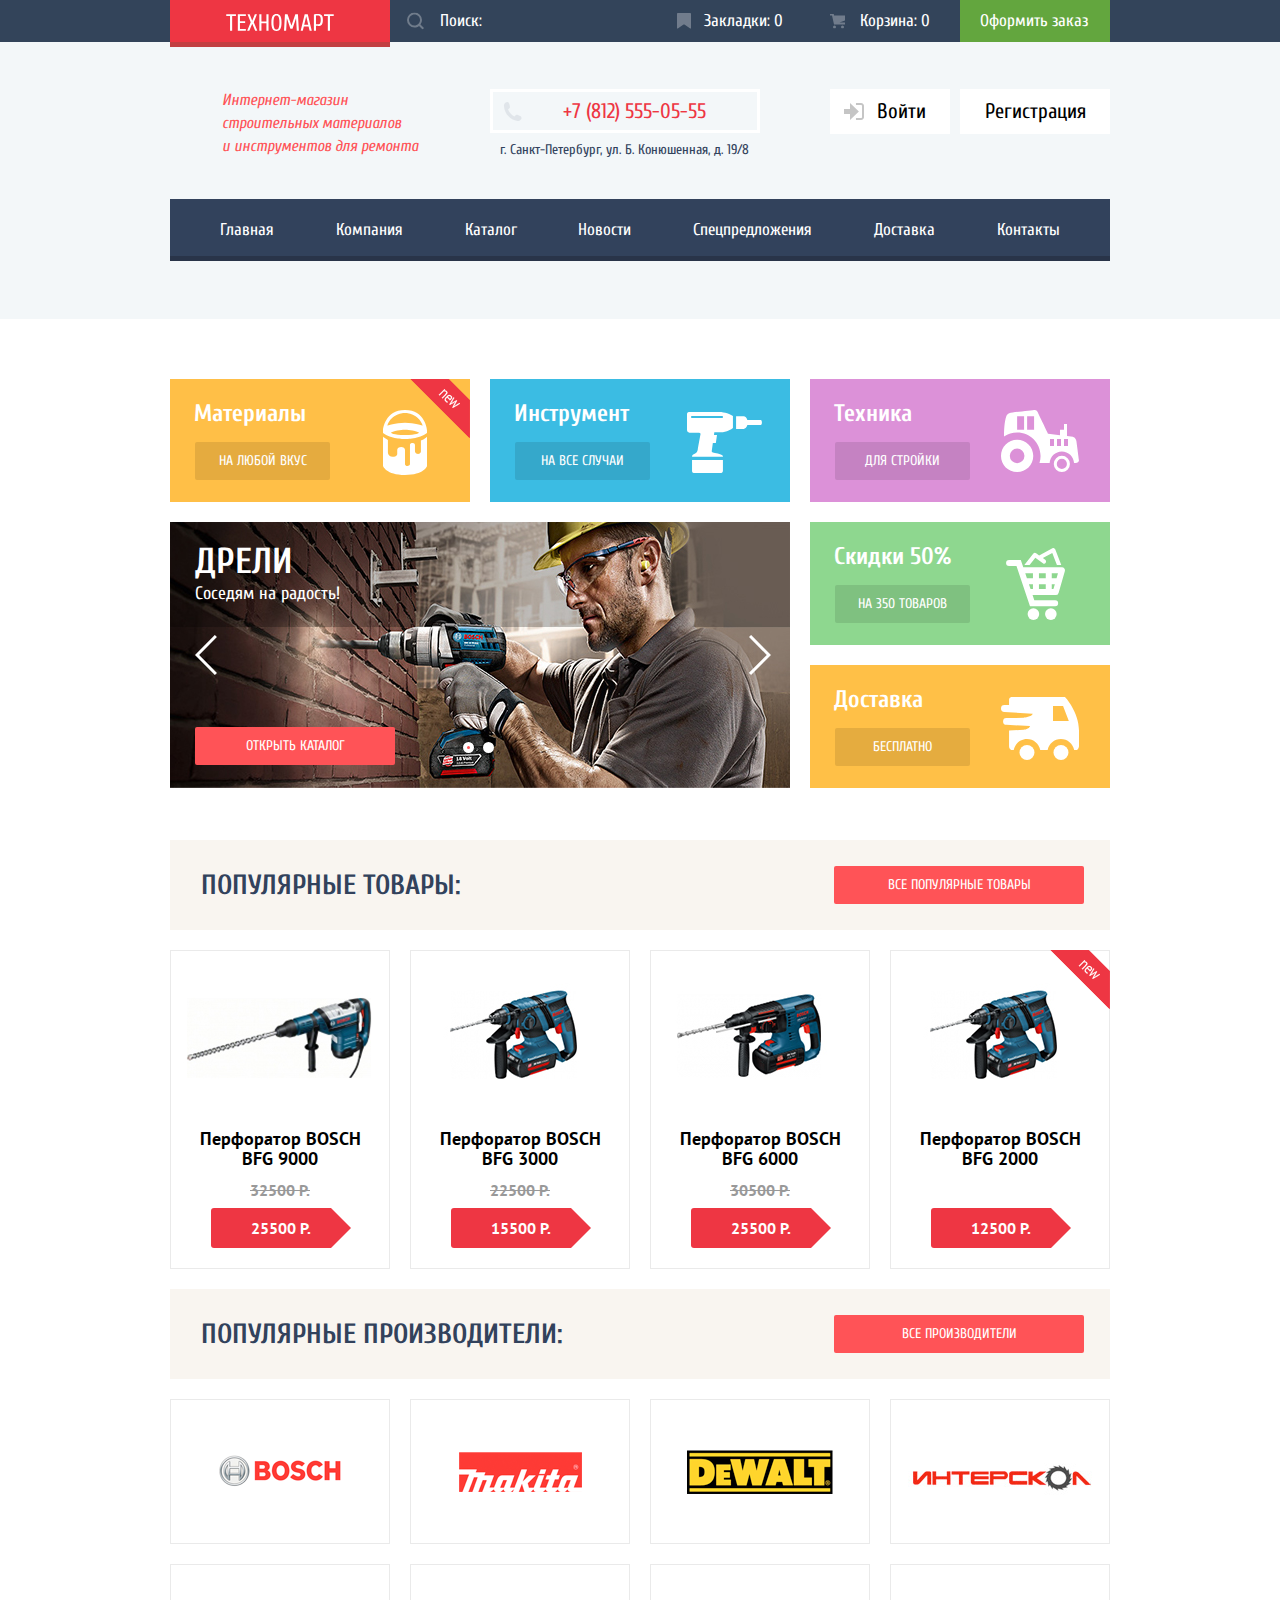
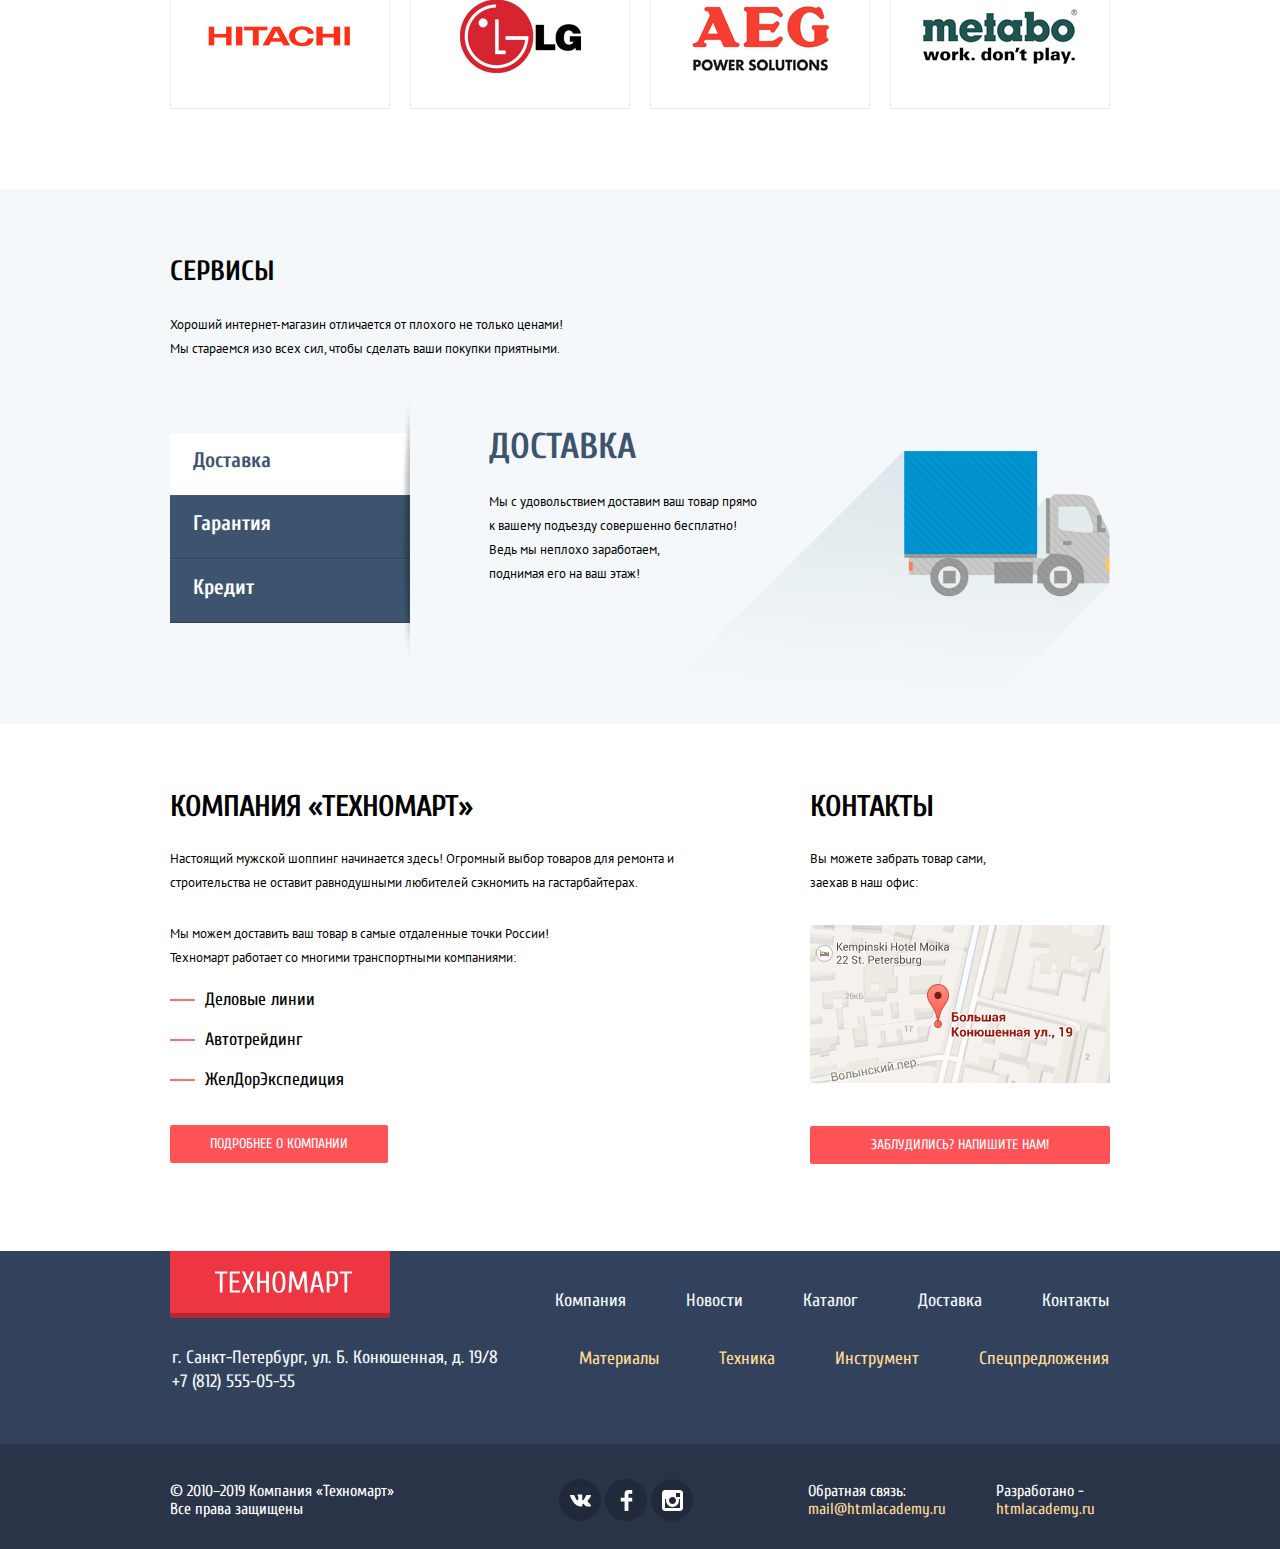
<file: index.html>
<!DOCTYPE html>
<html lang="ru">
<head>
  <meta charset="utf-8">
  <title>HTML Academy: Техномарт</title>
  <link href="https://fonts.googleapis.com/css?family=Cuprum:400,400i,700%7CPT+Sans:400,400i,700&amp;subset=cyrillic"
        rel="stylesheet">
  <link rel="stylesheet" href="css/normalize.css">
  <link rel="stylesheet" href="css/style.min.css">
</head>
<body>
<header class="main-header">
  <div class="header-top">
    <div class="header-top-wrapper container">
      <a class="main-header-logo" href="index.html">
        <img src="img/logo-technomart.svg" alt="Логотип Техномарт" width="110" height="17">
      </a>
      <form class="header-search" action="http://echo.htmlacademy.ru/">
        <label class="visually-hidden" for="header-search-input">Поиск</label>
        <input type="text" id="header-search-input" placeholder="Поиск:">
        <svg xmlns="http://www.w3.org/2000/svg" width="17" height="17" viewbox="0 0 17 17">
          <path fill="#ffffff"
                d="M17 15.586l-3.542-3.542A7.465 7.465 0 0 0 15 7.5 7.5 7.5 0 1 0 7.5 15c1.71 0 3.282-.579 4.544-1.542L15.586 17 17 15.586zM2 7.5C2 4.467 4.467 2 7.5 2 10.532 2 13 4.467 13 7.5c0 3.032-2.468 5.5-5.5 5.5A5.506 5.506 0 0 1 2 7.5z"/>
        </svg>
      </form>
      <a class="bookmarks" href="#">Закладки: 0</a>
      <a class="basket" href="#">Корзина: 0</a>
      <a class="order" href="#">Оформить заказ</a>
    </div>
  </div>

  <div class="header-middle">
    <div class="header-middle-wrapper container">
      <h1>
        Интернет-магазин<br>строительных материалов<br>и инструментов для ремонта
      </h1>
      <div class="contacts-header">
        <p class="contacts-link">
          <a href="tel:+78125550555">+7 (812) 555-05-55</a>
        </p>
        <p class="contacts-address">г. Санкт-Петербург, ул. Б. Конюшенная, д. 19/8</p>
      </div>
      <ul class="user-controls-list">
        <li>
          <a class="user-menu-link user-login" href="#">
            <svg width="20" height="17">
              <path d="M14.875 8.5L6 0v6H0v5h6v6z" fill="#c5c5c5"></path>
              <path
                d="M16.986 15.01h-5.027V17h5.027c2.178 0 3.004-1.81 3.029-3.026V3.028C19.99 1.811 19.164 0 16.986 0h-5.027v1.99h5.027c.839 0 .992.681 1.01 1.057v10.904c-.017.376-.171 1.059-1.01 1.059z"
                fill="#c5c5c5"></path>
            </svg>
            Войти
          </a>
        </li>
        <li>
          <a class="user-register" href="#">Регистрация</a>
        </li>
      </ul>
    </div>
  </div>
  <div class="header-bottom container">
    <nav class="main-navigation">
      <ul class="main-navigation-list">
        <li>
          <a href="#">Главная</a>
        </li>
        <li>
          <a href="#">Компания</a>
        </li>
        <li>
          <a href="catalog.html">Каталог</a>
        </li>
        <li>
          <a href="#">Новости</a>
        </li>
        <li>
          <a href="#">Спецпредложения</a>
        </li>
        <li>
          <a href="#">Доставка</a>
        </li>
        <li>
          <a href="#">Контакты</a>
        </li>
      </ul>
    </nav>
  </div>
</header>

<main class="main-content">
  <section class="offers">
    <div class="offers-content container">
      <ul class="offers-first-row">
        <li class="offer-materials offer-item offers-new">
          <h3>Материалы</h3>
          <a class="offer-button" href="#">На любой вкус</a>
        </li>
        <li class="offer-tools offer-item">
          <h3>Инструмент</h3>
          <a class="offer-button" href="#">На все случаи</a>
        </li>
        <li class="offer-equipment offer-item">
          <h3 class="title">Техника</h3>
          <a class="offer-button" href="#">Для стройки</a>
        </li>
      </ul>
      <div class="offers-second-row">
        <div class="offer-slider">
          <input type="radio" id="slider-btn-1" name="toggle" checked>
          <input type="radio" id="slider-btn-2" name="toggle">
          <label for="slider-btn-1" class="slider-control-btn slider-prev-btn"></label>
          <label for="slider-btn-2" class="slider-control-btn slider-next-btn"></label>
          <div class="slider-controls">
            <label for="slider-btn-1"></label>
            <label for="slider-btn-2"></label>
          </div>
          <div class="offers-slide offers-first-slide">
            <span class="slide-title">Дрели</span>
            <span class="slide-text">Соседям на радость!</span>
            <a class="btn slider-button" href="#">Открыть каталог</a>
          </div>
          <div class="offers-slide offers-second-slide">
            <span class="slide-title">Перфораторы</span>
            <span class="slide-text">Настоящие мужские игрушки</span>
            <a class="btn slider-button" href="#">Открыть каталог</a>
          </div>
        </div>
        <div class="offers-right-column">
          <div class="offer-discount offer-item">
            <h3>Скидки 50%</h3>
            <a class="offer-button" href="#">На 350 товаров</a>
          </div>
          <div class="offer-delivery offer-item">
            <h3>Доставка</h3>
            <a class="offer-button" href="#">Бесплатно</a>
          </div>
        </div>
      </div>
    </div>
  </section>

  <section class="popular-products">
    <div class="container">
      <div class="section-header">
        <h2 class="section-title">Популярные товары:</h2>
        <a class="btn" href="#">Все популярные товары</a>
      </div>
    </div>
    <div class="container">
      <div class="products-pop">
        <ul class="products-pop-list">
          <li class="product-item">
            <div class="actions">
              <a href="#" class="buy">Купить</a>
              <a href="#" class="bookmark">В закладки</a>
            </div>
            <div class="image">
              <img src="img/product-1.png" alt="Перфоратор BOSCH BFG 9000" width="218" height="170">
            </div>
            <div class="product-title">Перфоратор BOSCH BFG 9000</div>
            <div class="discount">32500 Р.</div>
            <div class="price">25500 P.</div>
          </li>
          <li class="product-item">
            <div class="actions">
              <a href="#" class="buy">Купить</a>
              <a href="#" class="bookmark">В закладки</a>
            </div>
            <div class="image">
              <img src="img/product-2.png" alt="Перфоратор BOSCH BFG 3000" width="218" height="170">
            </div>
            <div class="product-title">Перфоратор BOSCH BFG 3000</div>
            <div class="discount">22500 Р.</div>
            <div class="price">15500 P.</div>
          </li>
          <li class="product-item">
            <div class="actions">
              <a href="#" class="buy">Купить</a>
              <a href="#" class="bookmark">В закладки</a>
            </div>
            <div class="image">
              <img src="img/product-3.png" alt="Перфоратор BOSCH BFG 6000" width="218" height="170">
            </div>
            <div class="product-title">Перфоратор BOSCH BFG 6000</div>
            <div class="discount">30500 Р.</div>
            <div class="price">25500 P.</div>
          </li>
          <li class="product-item catalog-item-new">
            <div class="actions">
              <a href="#" class="buy">Купить</a>
              <a href="#" class="bookmark">В закладки</a>
            </div>
            <div class="image">
              <img src="img/product-2.png" alt="Перфоратор BOSCH BFG 2000" width="218" height="170">
            </div>
            <div class="product-title">Перфоратор BOSCH BFG 2000</div>
            <div class="price">12500 P.</div>
          </li>
        </ul>
      </div>
    </div>
  </section>

  <section class="popular-manufacturers">
    <div class="manufacturers">
      <div class="container">
        <div class="section-header">
          <h2 class="section-title">Популярные производители:</h2>
          <a class="btn" href="#">Все производители</a>
        </div>
      </div>
      <div class="container">
        <ul class="manufacturers-list">
          <li class="manufacturer-item">
            <a href="#">
              <img src="img/logo-bosch.png" alt="bosh" width="126" height="37">
            </a>
          </li>
          <li class="manufacturer-item">
            <a href="#">
              <img src="img/logo-makita.png" alt="makita" width="123" height="40">
            </a>
          </li>
          <li class="manufacturer-item">
            <a href="#">
              <img src="img/logo-dewalt.png" alt="dewalt" width="146" height="44">
            </a>
          </li>
          <li class="manufacturer-item">
            <a href="#">
              <img src="img/logo-interskol.png" alt="интерскол" width="200" height="88">
            </a>
          </li>
          <li class="manufacturer-item">
            <a href="#">
              <img src="img/logo-hitachi.png" alt="hitachi" width="169" height="31">
            </a>
          </li>
          <li class="manufacturer-item">
            <a href="#">
              <img src="img/logo-lg.png" alt="lg" width="121" height="73">
            </a>
          </li>
          <li class="manufacturer-item">
            <a href="#">
              <img src="img/logo-aeg.png" alt="aeg" width="151" height="96">
            </a>
          </li>
          <li class="manufacturer-item">
            <a href="#">
              <img src="img/logo-metabo.png" alt="metabo" width="204" height="69">
            </a>
          </li>
        </ul>
      </div>
    </div>
  </section>

  <section class="services">
    <div class="container">
      <h2 class="services-title">Сервисы</h2>
      <p class="services-info">
        Хороший интернет-магазин отличается от плохого не только ценами!<br/>Мы стараемся изо всех сил, чтобы сделать
        ваши покупки приятными. </p>
      <input id="service-delivery" type="radio" name="service-toggle" checked/>
      <input id="service-warranty" type="radio" name="service-toggle"/>
      <input id="service-credit" type="radio" name="service-toggle"/>
      <div class="service-content-wrapper">
        <div class="right-part">
          <ul class="services-list">
            <li class="delivery-menu-item">
              <label for="service-delivery">Доставка</label>
            </li>
            <li class="warranty-menu-item">
              <label for="service-warranty">Гарантия</label>
            </li>
            <li class="credit-menu-item">
              <label for="service-credit">Кредит</label>
            </li>
          </ul>
        </div>
        <div class="left-part">
          <div class="service-description">
            <div class="delivery">
              <h3>Доставка</h3>
              <p>Мы с удовольствием доставим ваш товар прямо<br>к вашему подъезду совершенно бесплатно!<br>Ведь мы
                неплохо заработаем,<br> поднимая его на ваш этаж!</p>
            </div>
            <div class="warranty">
              <h3>Гарантия</h3>
              <p>Если купленный у нас товар поломается или заискрит,<br> а также в случае пожара, спровоцированного его
                возгаранием, вы всегда можете быть уверены в нашей гарантии. Мы обменяем сгоревший товар на новый.<br>
                Дом уж восстановите как-нибудь сами.</p>
            </div>
            <div class="credit">
              <h3>Кредит</h3>
              <p>Залезть в долговую яму стало проще! <br/> Кредитные консультанты придут вам на помощь.</p>
              <a href="#" class="btn"> Отправить заявку </a>
            </div>
          </div>
        </div>
      </div>
    </div>
  </section>

  <div class="container">
    <div class="information">
      <div class="first-column">
        <section class="about-company">
          <h3 class="information-header">Компания «Техномарт»</h3>
          <p>Настоящий мужской шоппинг начинается здесь! Огромный выбор товаров для ремонта и строительства не оставит
            равнодушными любителей сэкномить на гастарбайтерах.</p>
          <p>Мы можем доставить ваш товар в самые отдаленные точки России!<br>Техномарт работает со многими
            транспортными
            компаниями:</p>
          <ul class="partners-list">
            <li>Деловые линии</li>
            <li>Автотрейдинг</li>
            <li>ЖелДорЭкспедиция</li>
          </ul>
          <a class="btn information-button" href="#">Подробнее о компании</a>
        </section>
      </div>
      <div class="second-column">
        <section class="contacts">
          <h3 class="contacts-information-header">Контакты</h3>
          <p>Вы можете забрать товар сами,<br>заехав в наш офис:</p>
          <a class="map-image-link" href="#">
            <img class="map-image" src="img/map.jpg" alt="Карта" width="300" height="158">
          </a>
          <a class="btn write-us-button" href="#">Заблудились? Напишите нам!</a>
        </section>
      </div>
    </div>
  </div>
</main>

<footer class="main-footer">
  <div class="footer-nav">
    <div class="footer-top">
      <div class="container">
        <div class="footer-top-wrapper">
          <a class="footer-logo" href="index.html">
            <img src="img/logo-technomart.svg" alt="Логотип Техномарт" width="137" height="22">
          </a>
          <ul class="footer-menu">
            <li class="footer-menu-link">
              <a href="#">Компания</a>
            </li>
            <li class="footer-menu-link">
              <a href="#">Новости</a>
            </li>
            <li class="footer-menu-link">
              <a href="catalog.html">Каталог</a>
            </li>
            <li class="footer-menu-link">
              <a href="#">Доставка</a>
            </li>
            <li class="footer-menu-link">
              <a href="#">Контакты</a>
            </li>
          </ul>
        </div>
      </div>
    </div>
    <div class="footer-middle">
      <div class="container">
        <div class="footer-middle-wrapper">
          <p class="footer-contacts">
            г. Санкт-Петербург, ул. Б. Конюшенная, д. 19/8<br>+7 (812) 555-05-55
          </p>
          <ul class="footer-section-menu">
            <li class="footer-section-link">
              <a href="#">Материалы</a>
            </li>
            <li class="footer-section-link">
              <a href="#">Техника</a>
            </li>
            <li class="footer-section-link">
              <a href="#">Инструмент</a>
            </li>
            <li class="footer-section-link">
              <a href="#">Спецпредложения</a>
            </li>
          </ul>
        </div>
      </div>
    </div>
  </div>
  <div class="footer-bottom">
    <div class="container">
      <div class="footer-bottom-wrapper">
        <p class="footer-copyright">
          © 2010–2019 Компания «Техномарт»<br>Все права защищены
        </p>
        <ul class="footer-social">
          <li>
            <a class="social-button" href="#">
              <img src="img/icon-vk.svg" alt="Вконтакте" width="21" height="21">
            </a>
          </li>
          <li>
            <a class="social-button" href="#">
              <span class="visually-hidden">Вконтакте</span>
              <img src="img/icon-fb.svg" alt="Фейсбук" width="21" height="21">
            </a>
          </li>
          <li>
            <a class="social-button" href="#">
              <span class="visually-hidden">Инстаграм</span>
              <img src="img/icon-insta.svg" alt="Инстаграм" width="21" height="21">
            </a>
          </li>
        </ul>
        <p class="footer-feedback">
          <span>Обратная связь:</span>
          <a href="mailto:mail@htmlacademy.ru">mail@htmlacademy.ru</a>
        </p>
        <p class="footer-developers">
          <span>Разработано -</span>
          <a href="https://htmlacademy.ru">htmlacademy.ru</a>
        </p>
      </div>
    </div>
  </div>
</footer>

<div class="modal modal-write-us">
  <h2 class="visually-hidden">Напишите нам</h2>
  <form class="write-us-form" action="https://echo.htmlacademy.ru" method="post">
    <ul class="write-us-list">
      <li class="write-us-item">
        <label for="write-us-name">Ваше имя:</label>
        <input id="write-us-name" type="text" name="name" placeholder="Имя Фамилия">
      </li>
      <li class="write-us-item">
        <label for="write-us-email">Ваш e-mail:</label>
        <input id="write-us-email" type="email" name="email" placeholder="email@example.com">
      </li>
      <li class="write-us-item">
        <label for="write-us-message">Текст письма:</label>
        <textarea id="write-us-message" name="message" placeholder="В свободной форме"></textarea>
      </li>
    </ul>
    <div class="write-us-bottom">
      <button class="btn" type="submit">Отправить</button>
    </div>
  </form>
  <button class="modal-close" type="button">
    <span class="visually-hidden">Закрыть</span>
  </button>
</div>


<div class="modal modal-map">
  <h2 class="visually-hidden">Как до нас добраться</h2>
  <iframe
    src="https://www.google.com/maps/embed?pb=!1m18!1m12!1m3!1d499.6509465573246!2d30.322500229274443!3d59.93871649886725!2m3!1f0!2f0!3f0!3m2!1i1024!2i768!4f13.1!3m3!1m2!1s0x4696310fca145cc1%3A0x42b32648d8238007!2z0JHQvtC70YzRiNCw0Y8g0JrQvtC90Y7RiNC10L3QvdCw0Y8g0YPQuy4sIDE5LzgsINCh0LDQvdC60YIt0J_QtdGC0LXRgNCx0YPRgNCzLCAxOTExODY!5e0!3m2!1sru!2sru!4v1558345574596!5m2!1sru!2sru"
    width="940" height="446" aria-label="Офис компании по адресу Санкт-Петербург, ул. Большая Конюшенная, д. 19/8"
    allowfullscreen></iframe>
  <button class="modal-close" type="button">
    <span class="visually-hidden">Закрыть</span>
  </button>
</div>

<script src="js/script.min.js"></script>
</body>
</html>
</file>
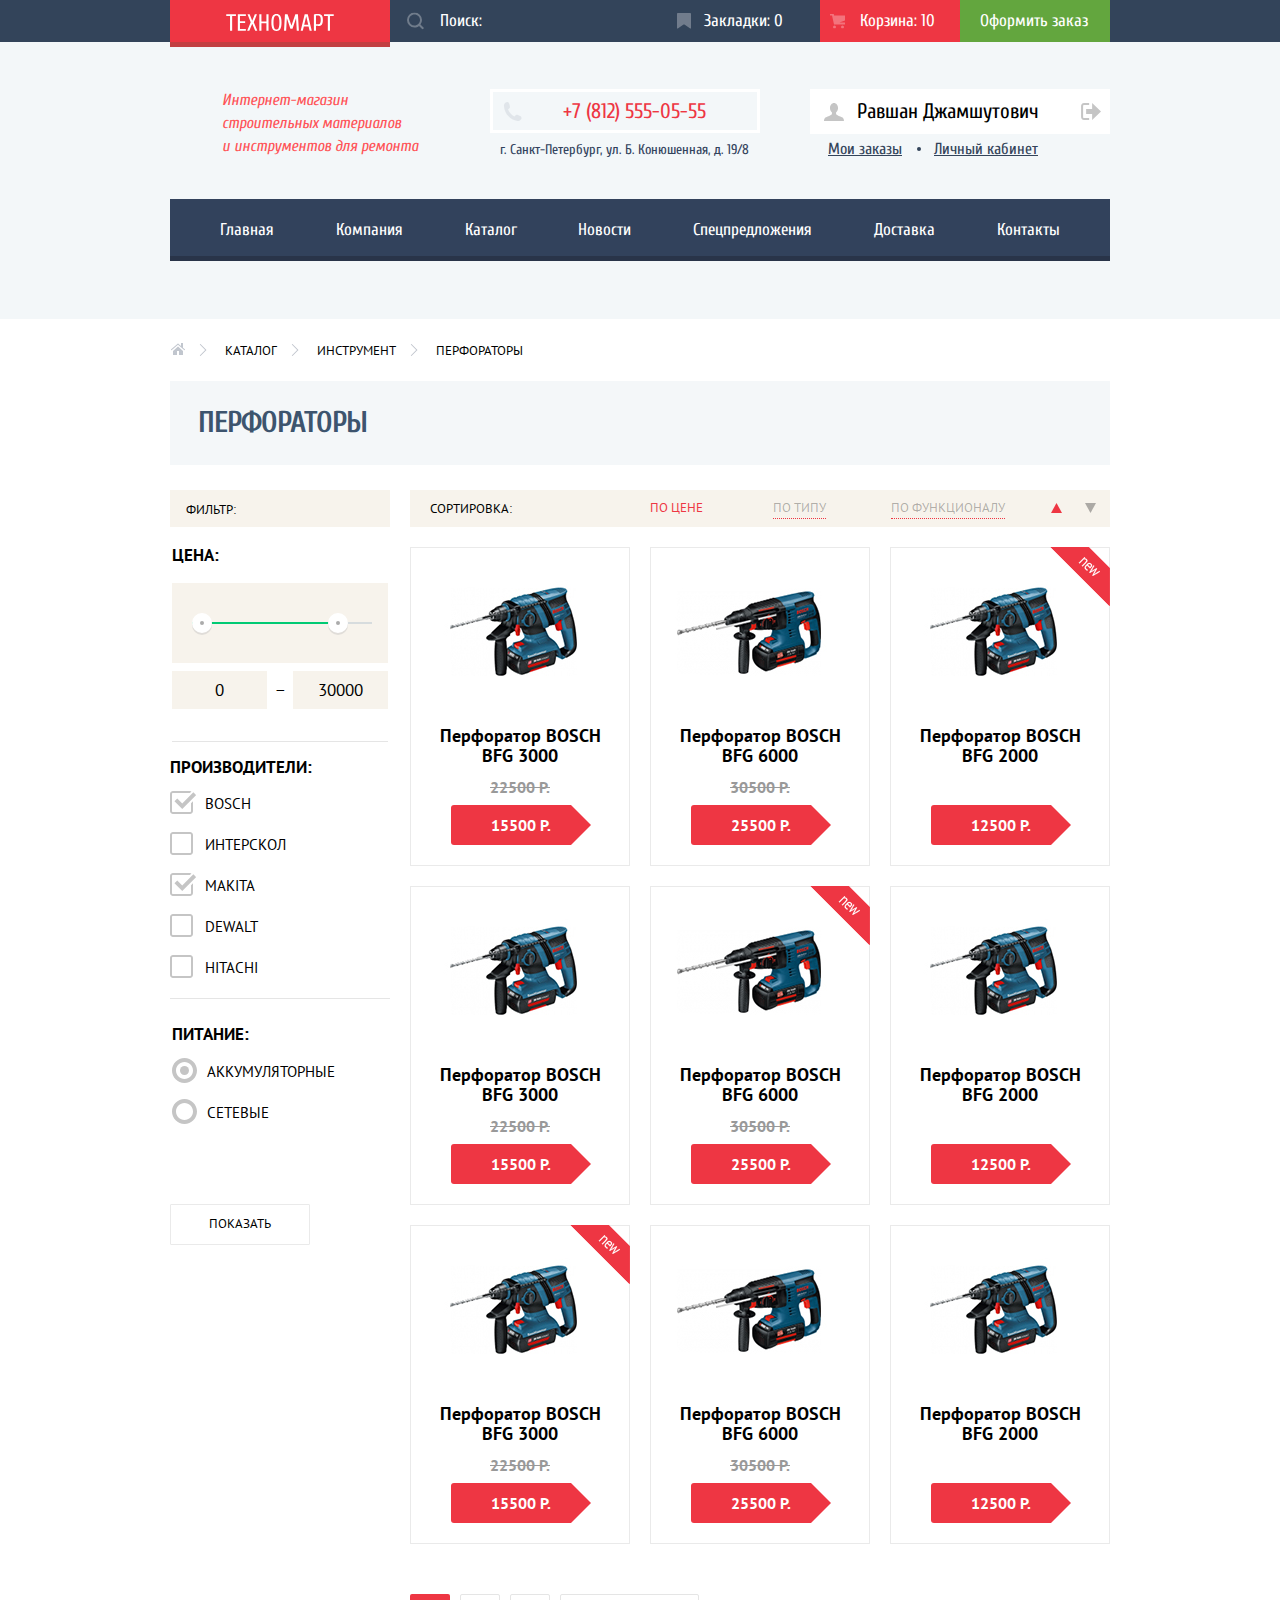
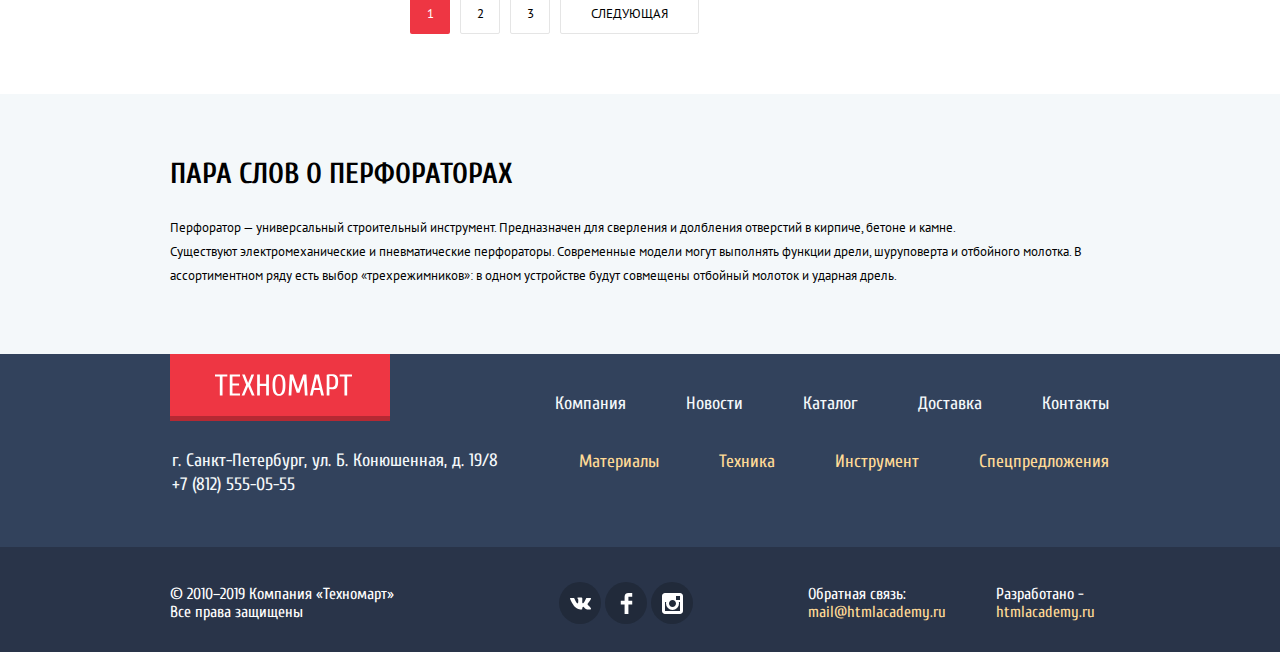
<file: catalog.html>
<!DOCTYPE html>
<html lang="ru">
<head>
  <meta charset="utf-8">
  <title>HTML Academy: Техномарт</title>
  <link href="https://fonts.googleapis.com/css?family=Cuprum:400,400i,700%7CPT+Sans:400,400i,700&amp;subset=cyrillic" rel="stylesheet">
  <link rel="stylesheet" href="css/normalize.css">
  <link rel="stylesheet" href="css/style.min.css">
</head>
<body>
<header class="main-header">
  <div class="header-top">
    <div class="header-top-wrapper container">
      <a class="main-header-logo" href="index.html">
        <img src="img/logo-technomart.svg" alt="Логотип Техномарт" width="110" height="17">
      </a>
      <form class="header-search" action="http://echo.htmlacademy.ru/">
        <label class="visually-hidden" for="header-search-input">Поиск</label>
        <input type="text" id="header-search-input" placeholder="Поиск:">
        <svg xmlns="http://www.w3.org/2000/svg" width="17" height="17" viewbox="0 0 17 17">
          <path fill="#ffffff"
                d="M17 15.586l-3.542-3.542A7.465 7.465 0 0 0 15 7.5 7.5 7.5 0 1 0 7.5 15c1.71 0 3.282-.579 4.544-1.542L15.586 17 17 15.586zM2 7.5C2 4.467 4.467 2 7.5 2 10.532 2 13 4.467 13 7.5c0 3.032-2.468 5.5-5.5 5.5A5.506 5.506 0 0 1 2 7.5z"/>
        </svg>
      </form>
      <a class="bookmarks" href="#">Закладки: 0</a>
      <a class="basket basket-full" href="#">Корзина: 10</a>
      <a class="order" href="#">Оформить заказ</a>
    </div>
  </div>

  <div class="header-middle">
    <div class="header-middle-wrapper container">
      <h1>
        Интернет-магазин<br>строительных материалов<br>и инструментов для ремонта
      </h1>
      <div class="contacts-header">
        <p class="contacts-link">
          <a href="tel:+78125550555">+7 (812) 555-05-55</a>
        </p>
        <p class="contacts-address">г. Санкт-Петербург, ул. Б. Конюшенная, д. 19/8</p>
      </div>
      <div class="user-controls-menu">
        <ul class="user-controls-catalog-list">
          <li>
            <a class="user-menu-link user-logged" href="#">
              <svg width="20" height="18">
                <path d="M17.881 14.166c-2.144-.735-4.256-1.666-5.207-2.39-.657-.501-.77-1.618-.517-2.415 1.118-.903 1.864-2.477 1.864-4.278C14.021 2.276 12.221 0 10 0S5.979 2.276 5.979 5.083c0 1.801.746 3.374 1.863 4.277.253.798.141 1.915-.517 2.416-.95.724-3.063 1.654-5.207 2.39S0 18 0 18h20s.025-3.099-2.119-3.834z" fill="#c5c5c5"></path>
              </svg>
              Равшан Джамшутович</a>
          </li>
          <li>
            <a class="user-menu-link user-logout" href="#">
              <svg width="21" height="17">
                <path d="M21 8.5L12.125 0v6h-6v5h6v6z" fill="#c5c5c5"></path>
                <path d="M3.106 13.952V3.048c.018-.376.171-1.057 1.01-1.057h5.027V0H4.116C1.938 0 1.112 1.81 1.087 3.027v10.946C1.112 15.189 1.938 17 4.116 17h5.027v-1.99H4.116c-.839 0-.992-.683-1.01-1.058z" fill="#c5c5c5"></path>
              </svg>
              <span class="visually-hidden">logout</span>
            </a>
          </li>
        </ul>
        <ul class="user-control-navigation-list">
          <li>
            <a href="#">Мои заказы</a>
          </li>
          <li>
            <a href="#">Личный кабинет</a>
          </li>
        </ul>
      </div>
    </div>
  </div>
  <div class="header-bottom container">
    <nav class="main-navigation">
      <ul class="main-navigation-list">
        <li>
          <a href="index.html">Главная</a>
        </li>
        <li class="navigation-item">
          <a href="#">Компания</a>
        </li>
        <li class="navigation-item">
          <a href="#">Каталог</a>
        </li>
        <li class="navigation-item">
          <a href="#">Новости</a>
        </li>
        <li class="navigation-item">
          <a href="#">Спецпредложения</a>
        </li>
        <li class="navigation-item">
          <a href="#">Доставка</a>
        </li>
        <li class="navigation-item">
          <a href="#">Контакты</a>
        </li>
      </ul>
    </nav>
  </div>
</header>

<main class="main-content">
  <div class="catalog-navigation container">
    <ul class="search-navigation-list">
      <li class="search-navigation-item">
        <img alt="Главная" src="img/icon-home.svg" width="15" height="12">
      </li>
      <li class="search-navigation-item">
        <a href="#">Каталог</a>
      </li>
      <li class="search-navigation-item">
        <a href="#">Инструмент</a>
      </li>
      <li class="current-catalog"> Перфораторы</li>
    </ul>
  </div>

  <div class="container">
    <div class="catalog-name">
      <h1>Перфораторы</h1>
    </div>
  </div>

  <div class="catalog-main-section-wrapper container">
    <aside class="filters">
      <div class="filters-header">
        <h2>Фильтр:</h2>
      </div>
      <form class="filter-form" method="get" action="http://echo.htmlacademy.ru/">
        <fieldset class="range-filter">
          <legend>Цена:</legend>
          <div class="price-filter-wrapper">
            <div class="range-controls">
              <div class="range-wrapper">
                <div class="range-line"></div>
              </div>
              <button class="range-thumb" type="button">
                <span class="visually-hidden">Минимальная цена</span>
              </button>
              <button class="range-thumb" type="button">
                <span class="visually-hidden">Максимальная цена</span>
              </button>
            </div>
            <div class="price-controls">
              <label class="visually-hidden" for="min-price">Минимальная цена</label>
              <input id="min-price" class="min-price" type="text" value="0">
              <span class="price-sep">—</span>
              <label class="visually-hidden" for="max-price">Максимальная цена</label>
              <input id="max-price" class="max-price" type="text" value="30000">
            </div>
          </div>
        </fieldset>
        <fieldset class="manufacture-filter">
          <legend class="filter-title">Производители:</legend>
          <ul class="filter-list">
            <li class="manufacture-checkbox">
              <label for="manufacture-bosh">Bosch
                <input class="visually-hidden" type="checkbox" id="manufacture-bosh" name="bosh" checked>
                <span class="checkbox-indicator"></span>
              </label>
            </li>
            <li class="manufacture-checkbox">
              <label for="manufacture-interskol">Интерскол
                <input class="visually-hidden" type="checkbox" id="manufacture-interskol" name="interskol">
                <span class="checkbox-indicator"></span>
              </label>
            </li>
            <li class="manufacture-checkbox">
              <label for="manufacture-makita">Makita
                <input class="visually-hidden" type="checkbox" id="manufacture-makita" name="makita" checked>
                <span class="checkbox-indicator"></span>
              </label>
            </li>
            <li class="manufacture-checkbox">
              <label for="manufacture-dewalt">Dewalt
                <input class="visually-hidden" type="checkbox" id="manufacture-dewalt" name="dewalt">
                <span class="checkbox-indicator"></span>
              </label>
            </li>
            <li class="manufacture-checkbox">
              <label for="manufacture-hitachi">Hitachi
                <input class="visually-hidden" type="checkbox" id="manufacture-hitachi" name="hitachi">
                <span class="checkbox-indicator"></span>
              </label>
            </li>
          </ul>
        </fieldset>
        <fieldset class="power-supply-filter">
          <legend class="filter-title">Питание:</legend>
          <ul class="filter-list">
            <li class="power-supply-radio">
              <label for="power-supply">Аккумуляторные
                <input class="visually-hidden" type="radio" id="power-supply" name="work" value="battery" checked>
                <span class="radio-indicator"></span>
              </label>
            </li>
            <li class="power-supply-radio">
              <label for="network">Сетевыe
                <input class="visually-hidden" type="radio" id="network" name="work" value="network">
                <span class="radio-indicator"></span>
              </label>
            </li>
          </ul>
        </fieldset>
        <button type="submit" class="filter-button">Показать</button>
      </form>
    </aside>

    <section class="catalog">
      <div class="catalog-header">
        <p class="sorting-title">Сортировка:</p>
        <div class="catalog-sort">
          <div class="types-of-sort">
            <a class="sort-by-price active" href="#">по цене</a>
            <a class="sort-by-type" href="#">по типу</a>
            <a class="sort-by-functionality" href="#">по функционалу</a>
          </div>
          <p class="order-buttons">
            <a class="active" href="#">
              <svg xmlns="http://www.w3.org/2000/svg" width="11" height="10" viewbox="0 0 11 10">
                <path class="sort-icon active" fill="#231F20" d="M5.5 0L0 10h11z"/>
              </svg>
            </a>
            <a class="sorting-btn-2" href="#">
              <svg xmlns="http://www.w3.org/2000/svg" width="11" height="10" viewbox="0 0 11 10">
                <path class="sort-icon" fill="#231F20" d="M5.5 10L0 0h11"/>
              </svg>
            </a>
          </p>
        </div>
      </div>
      <ul class="catalog-items">
        <li class="product-item">
          <div class="actions">
            <a href="#" class="buy">Купить</a>
            <a href="#" class="bookmark">В закладки</a>
          </div>
          <div class="image">
            <img src="img/product-2.png" alt="Фото товара" width="218" height="170">
          </div>
          <div class="product-title">Перфоратор BOSCH BFG 3000</div>
          <div class="discount">22500 Р.</div>
          <div class="price">15500 P.</div>
        </li>
        <li class="product-item">
          <div class="actions">
            <a href="#" class="buy">Купить</a>
            <a href="#" class="bookmark">В закладки</a>
          </div>
          <div class="image">
            <img src="img/product-3.png" alt="Фото товара" width="218" height="170">
          </div>
          <div class="product-title">Перфоратор BOSCH BFG 6000</div>
          <div class="discount">30500 Р.</div>
          <div class="price">25500 P.</div>
        </li>
        <li class="product-item catalog-item-new">
          <div class="actions">
            <a href="#" class="buy">Купить</a>
            <a href="#" class="bookmark">В закладки</a>
          </div>
          <div class="image">
            <img src="img/product-2.png" alt="Фото товара" width="218" height="170">
          </div>
          <div class="product-title">Перфоратор BOSCH BFG 2000</div>
          <div class="price">12500 P.</div>
        </li>
        <li class="product-item">
          <div class="actions">
            <a href="#" class="buy">Купить</a>
            <a href="#" class="bookmark">В закладки</a>
          </div>
          <div class="image">
            <img src="img/product-2.png" alt="Фото товара" width="218" height="170">
          </div>
          <div class="product-title">Перфоратор BOSCH BFG 3000</div>
          <div class="discount">22500 Р.</div>
          <div class="price">15500 P.</div>
        </li>
        <li class="product-item catalog-item-new">
          <div class="actions">
            <a href="#" class="buy">Купить</a>
            <a href="#" class="bookmark">В закладки</a>
          </div>
          <div class="image">
            <img src="img/product-3.png" alt="Фото товара" width="218" height="170">
          </div>
          <div class="product-title">Перфоратор BOSCH BFG 6000</div>
          <div class="discount">30500 Р.</div>
          <div class="price">25500 P.</div>
        </li>
        <li class="product-item">
          <div class="actions">
            <a href="#" class="buy">Купить</a>
            <a href="#" class="bookmark">В закладки</a>
          </div>
          <div class="image">
            <img src="img/product-2.png" alt="Фото товара" width="218" height="170">
          </div>
          <div class="product-title">Перфоратор BOSCH BFG 2000</div>
          <div class="price">12500 P.</div>
        </li>
        <li class="product-item catalog-item-new">
          <div class="actions">
            <a href="#" class="buy">Купить</a>
            <a href="#" class="bookmark">В закладки</a>
          </div>
          <div class="image">
            <img src="img/product-2.png" alt="Фото товара" width="218" height="170">
          </div>
          <div class="product-title">Перфоратор BOSCH BFG 3000</div>
          <div class="discount">22500 Р.</div>
          <div class="price">15500 P.</div>
        </li>
        <li class="product-item">
          <div class="actions">
            <a href="#" class="buy">Купить</a>
            <a href="#" class="bookmark">В закладки</a>
          </div>
          <div class="image">
            <img src="img/product-3.png" alt="Фото товара" width="218" height="170">
          </div>
          <div class="product-title">Перфоратор BOSCH BFG 6000</div>
          <div class="discount">30500 Р.</div>
          <div class="price">25500 P.</div>
        </li>
        <li class="product-item">
          <div class="actions">
            <a href="#" class="buy">Купить</a>
            <a href="#" class="bookmark">В закладки</a>
          </div>
          <div class="image">
            <img src="img/product-2.png" alt="Фото товара" width="218" height="170">
          </div>
          <div class="product-title">Перфоратор BOSCH BFG 2000</div>
          <div class="price">12500 P.</div>
        </li>
      </ul>

      <div class="pagination">
        <ul class="pagination-list">
          <li class="pagination-item">
            <a class="pagination-item-current">1</a>
          </li>
          <li class="pagination-item">
            <a href="#">2</a>
          </li>
          <li class="pagination-item">
            <a href="#">3</a>
          </li>
          <li class="pagination-item">
          <li>
            <a href="#" class="next">Следующая</a>
          </li>
        </ul>
      </div>
    </section>
  </div>

  <section class="few-words">
    <div class="few-words-wrapper container">
      <h2>Пара слов о перфораторах</h2>
      <p>Перфоратор — универсальный строительный инструмент. Предназначен для сверления и долбления отверстий в кирпиче,
        бетоне и камне.<br> Существуют электромеханические и пневматические перфораторы. Современные модели могут
        выполнять функции дрели, шуруповерта и отбойного молотка. В ассортиментном ряду есть выбор «трехрежимников»:
        в одном устройстве будут совмещены отбойный молоток и ударная дрель.</p>
    </div>
  </section>
</main>

<footer class="main-footer">
  <div class="footer-nav">
    <div class="footer-top">
      <div class="container">
        <div class="footer-top-wrapper">
          <a class="footer-logo" href="index.html">
            <img src="img/logo-technomart.svg" alt="Логотип Техномарт" width="137" height="22">
          </a>
          <ul class="footer-menu">
            <li class="footer-menu-link">
              <a  href="#">Компания</a>
            </li>
            <li class="footer-menu-link">
              <a href="#">Новости</a>
            </li>
            <li class="footer-menu-link">
              <a href="catalog.html">Каталог</a>
            </li>
            <li class="footer-menu-link">
              <a href="#">Доставка</a>
            </li>
            <li class="footer-menu-link">
              <a href="#">Контакты</a>
            </li>
          </ul>
        </div>
      </div>
    </div>
    <div class="footer-middle">
      <div class="container">
        <div class="footer-middle-wrapper">
          <p class="footer-contacts">
            г. Санкт-Петербург, ул. Б. Конюшенная, д. 19/8<br>+7 (812) 555-05-55
          </p>
          <ul class="footer-section-menu">
            <li class="footer-section-link">
              <a href="#">Материалы</a>
            </li>
            <li class="footer-section-link">
              <a href="#">Техника</a>
            </li>
            <li class="footer-section-link">
              <a href="#">Инструмент</a>
            </li>
            <li class="footer-section-link">
              <a  href="#">Спецпредложения</a>
            </li>
          </ul>
        </div>
      </div>
    </div>
  </div>
  <div class="footer-bottom">
    <div class="container">
      <div class="footer-bottom-wrapper">
        <p class="footer-copyright">
          © 2010–2019 Компания «Техномарт»<br>Все права защищены
        </p>
        <ul class="footer-social">
          <li>
            <a class="social-button" href="#">
              <img src="img/icon-vk.svg" alt="Вконтакте" width="21" height="21">
            </a>
          </li>
          <li>
            <a class="social-button" href="#">
              <span class="visually-hidden">Вконтакте</span>
              <img src="img/icon-fb.svg" alt="Фейсбук" width="21" height="21">
            </a>
          </li>
          <li>
            <a class="social-button" href="#">
              <span class="visually-hidden">Инстаграм</span>
              <img src="img/icon-insta.svg" alt="Инстаграм" width="21" height="21">
            </a>
          </li>
        </ul>
        <p class="footer-feedback">
          <span>Обратная связь:</span>
          <a href="mailto:mail@htmlacademy.ru">mail@htmlacademy.ru</a>
        </p>
        <p class="footer-developers">
          <span>Разработано -</span>
          <a href="https://htmlacademy.ru">htmlacademy.ru</a>
        </p>
      </div>
    </div>
  </div>
</footer>


<div class="modal modal-basket">
  <div class="modal-basket-wrapper">
    <div class="modal-basket-top">
      <h2 class="visually-hidden">Подтверждение заказа</h2>
      <p>Товар добавлен в корзину!</p>
    </div>
    <div class="modal-basket-bottom">
      <a class="btn" href="#">Оформить заказ</a>
      <a class="btn" href="#">Продолжить покупки</a>
    </div>
  </div>
  <button class="modal-close" type="button">
    <span class="visually-hidden">Закрыть</span>
  </button>
</div>

<script src="js/script.min.js"></script>
</body>
</html>
</file>
<file: css/style.min.css>
.visually-hidden{position:absolute;width:1px;height:1px;margin:-1px;padding:0;overflow:hidden;white-space:nowrap;border:0;clip:rect(0 0 0 0);-webkit-clip-path:inset(100%);clip-path:inset(100%)}html{-webkit-box-sizing:border-box;box-sizing:border-box}*,*::before,*::after{-webkit-box-sizing:inherit;box-sizing:inherit}body{margin:0;padding:0;min-width:960px;line-height:24px;font-size:13px;font-family:"PT Sans","Arial",sans-serif;background-color:#fff}a{text-decoration:none}input::-ms-clear{display:none}.main-header{font-family:"Cuprum",sans-serif;background-color:#f3f7f9}.container{margin:0 auto;width:960px;padding:0 10px}.main-header-logo{position:relative;background-color:#ee3643;padding:14px 55px 7px}.main-header-logo::after{content:"";position:absolute;bottom:-5px;left:0;width:100%;height:5px;background-color:#c23f42}.header-top-wrapper{display:-webkit-box;display:-ms-flexbox;display:flex}.header-top{font-size:17px;line-height:18px;background-color:#33445a}.header-search{position:relative;width:270px;margin:0;padding:0}.header-search input{width:100%;min-height:42px;padding-left:50px;color:inherit;background-color:#33445a;border:none;-webkit-transition:200ms all;-o-transition:200ms all;transition:200ms all}.header-search input:focus{color:#000;background-color:#fff;outline:none}.header-search input::-webkit-input-placeholder{color:#fff;opacity:1}.header-search input:-ms-input-placeholder{color:#fff;opacity:1}.header-search input::-ms-input-placeholder{color:#fff;opacity:1}.header-search input::placeholder{color:#fff;opacity:1}.header-search svg{position:absolute;top:50%;left:17px;-webkit-transform:translateY(-50%);-ms-transform:translateY(-50%);transform:translateY(-50%)}.header-search path{opacity:.3;fill:#fff}.header-search input:focus + svg>path{opacity:1;fill:#ee3643}.header-search input:hover + svg>path{opacity:1}.bookmarks,.basket,.order{display:block;padding-top:12px;color:#fff}.basket-full{background-color:#ee3643}.bookmarks{position:relative;width:160px;padding-left:44px}.bookmarks:active{opacity:.6}.bookmarks::before{content:"";position:absolute;top:50%;left:17px;width:14px;height:16px;background-repeat:no-repeat;background-position:0 0;background-image:url(../img/icon-bookmark.svg);opacity:.3;-webkit-transition:200ms all;-o-transition:200ms all;transition:200ms all;-webkit-transform:translateY(-50%);-ms-transform:translateY(-50%);transform:translateY(-50%)}.bookmarks:hover::before,.bookmarks:focus::before{opacity:1}.bookmarks:active::before{opacity:.6}.basket{position:relative;width:140px;padding-left:40px}.basket:active{opacity:.6}.basket::before{content:"";position:absolute;top:50%;left:10px;width:15px;height:15px;background-repeat:no-repeat;background-position:0 0;background-image:url(../img/icon-cart.svg);opacity:.3;-webkit-transition:200ms all;-o-transition:200ms all;transition:200ms all;-webkit-transform:translateY(-50%);-ms-transform:translateY(-50%);transform:translateY(-50%)}.basket:hover::before,.basket:focus::before{opacity:1}.basket:active::before{opacity:.6}.order{width:150px;padding-left:20px;background-color:#63a63e;-webkit-transition:200ms all;-o-transition:200ms all;transition:200ms all}.order:hover,.order:focus{background-color:#5fbb2d}.order:active{background-color:#518534}.header-middle{padding-top:47px;padding-bottom:23px}.header-middle-wrapper{display:-webkit-box;display:-ms-flexbox;display:flex}.header-middle h1{width:270px;padding:0 0 0 52px;;font-size:16px;line-height:23px;color:#ff5357;font-family:"Cuprum",sans-serif;font-style:italic;text-align:left;font-weight:400;margin:0 40px 0 0}.contacts-header{width:280px;padding-left:10px}.contacts-link{padding:0;margin:0;width:270px;border:3px solid #fff}.contacts-link a{display:block;padding-top:10px;padding-bottom:10px;padding-left:70px;position:relative;font-size:21px;line-height:18px;font-family:"Cuprum",sans-serif;color:#ee3643}.contacts-link a::before{content:"";position:absolute;left:10px;width:20px;height:20px;background-repeat:no-repeat;background-position:0 0;background-image:url(../img/icon-phone.svg);opacity:.3;-webkit-transition:200ms all;-o-transition:200ms all;transition:200ms all}.contacts-address{margin-top:5px;padding-left:10px;font-size:14px;font-family:"Cuprum",sans-serif;color:#32425c}.header-bottom{display:-webkit-box;display:-ms-flexbox;display:flex;padding-bottom:63px}.user-controls-menu{display:-webkit-box;display:-ms-flexbox;display:flex;-webkit-box-orient:vertical;-webkit-box-direction:normal;-ms-flex-direction:column;flex-direction:column;margin-left:auto}.user-controls-list{display:-webkit-box;display:-ms-flexbox;display:flex;margin:0 0 6px auto;padding-left:0;list-style:none}.user-logged{display:block;padding-top:12px;padding-bottom:12px;font-size:21px;line-height:21px;font-family:"Cuprum",sans-serif;color:#000;background-color:#fff;-webkit-transition:200ms color;-o-transition:200ms color;transition:200ms color}.user-controls-catalog-list{display:-webkit-box;display:-ms-flexbox;display:flex;margin:0 0 6px;padding:0;list-style:none;background-color:#fff}.user-controls-list li{margin-right:10px}.user-controls-list li:last-child{margin-right:0}.user-login,.user-register{display:block;padding-top:12px;padding-bottom:12px;font-size:21px;line-height:21px;font-family:"Cuprum",sans-serif;color:#000;background-color:#fff;-webkit-transition:200ms color;-o-transition:200ms color;transition:200ms color}.user-login{position:relative;width:120px;padding-left:47px}.user-menu-link svg{position:absolute;top:14px;left:14px}.user-menu-link:hover path,.user-menu-link:focus path{fill:#32425c}.user-menu-link:active path{fill:#c5c5c5}.user-register{width:150px;padding-left:25px}.user-logged{position:relative;padding-left:47px}.user-controls-catalog-list{display:-webkit-box;display:-ms-flexbox;display:flex;margin:0 0 6px auto;padding:0;list-style:none;background-color:#fff;width:300px;-webkit-box-pack:justify;-ms-flex-pack:justify;justify-content:space-between}.user-controls-catalog-list li{display:-webkit-box;display:-ms-flexbox;display:flex}.user-logout{display:block;position:relative;padding:22px;width:30px;height:100%}.user-login:hover,.user-register:hover,.user-login:focus,.user-register:focus{color:#ee3643}.user-login:active,.user-register:active{color:#c5c5c5}.user-control-navigation-list{display:-webkit-box;display:-ms-flexbox;display:flex;-ms-flex-wrap:wrap;flex-wrap:wrap;margin:0 0 0 18px;padding:0;list-style:none;font-size:16px;line-height:18px;font-family:"Cuprum",sans-serif}.user-control-navigation-list li{position:relative}.user-control-navigation-list li:nth-child(n+2){padding-left:32px}.user-control-navigation-list li:nth-child(n+2)::before{content:"";position:absolute;top:50%;left:15px;width:4px;height:4px;margin-top:-2px;background-color:#33445a;border-radius:10px}.user-control-navigation-list a{color:#33445a;text-decoration:underline;-webkit-transition:200ms all;-o-transition:200ms all;transition:200ms all}.user-control-navigation-list a:hover,.user-control-navigation-list a:focus{color:#ee3643}.user-control-navigation-list a:active{color:#33445a;opacity:.3}.main-navigation{position:relative;margin:0;width:960px;background-color:#32425c}.main-navigation::after{content:"";position:absolute;bottom:-5px;left:0;width:100%;height:5px;background-color:#293449}.main-navigation-list{width:100%;display:-webkit-box;display:-ms-flexbox;display:flex;-webkit-box-pack:justify;-ms-flex-pack:justify;justify-content:space-between;margin:0;padding:0 20px;list-style:none}.main-navigation-list a{display:block;color:#fff;padding:22px 30px 18px;font-size:17px;line-height:17px;font-family:"Cuprum",sans-serif}.main-navigation-list a:hover,.main-navigation-list a:focus{background-color:#293449}.main-navigation-list a:active{color:#93969c;background-color:#1d2739;border-bottom:5px #1d2739}.offers{padding-top:60px;margin-bottom:52px}.offers .offer-materials{background-position:top 31px right 43px;background-image:url(../img/icon-1.svg);background-color:#ffbf47}.offers .offer-tools{background-position:top 33px right 28px;background-image:url(../img/icon-2.svg);background-color:#3bbce3}.offers .offer-equipment{background-position:top 31px right 31px;background-image:url(../img/icon-3.svg);background-color:#dc91d8}.offers .offer-discount{margin-right:0;background-position:top 26px right 45px;background-image:url(../img/icon-4.svg);background-color:#8ed78f}.offers .offer-delivery{margin-right:0;background-position:top 32px right 31px;background-image:url(../img/icon-5.svg);background-color:#ffc047}.offers-content{display:-webkit-box;display:-ms-flexbox;display:flex;-ms-flex-wrap:wrap;flex-wrap:wrap}.offers-first-row{list-style:none;margin:0;padding:0;-ms-flex-wrap:wrap;flex-wrap:wrap;display:-webkit-box;display:-ms-flexbox;display:flex}.offers-first-row li.offer-item:last-child{margin-right:0}.offers .offer-item{position:relative;width:300px;background-repeat:no-repeat}.offers-new:before{content:"";position:absolute;top:0;right:0;width:60px;height:60px;text-indent:-1000px;overflow:hidden;z-index:10;background-repeat:no-repeat;background-position:0 0;background-image:url(../img/new-flag.png)}.offers-first-row .offer-item{margin-right:20px;margin-bottom:20px}.offers-second-row{-ms-flex-wrap:wrap;flex-wrap:wrap;display:-webkit-box;display:-ms-flexbox;display:flex}.offers-second-row .offer-item{margin-left:20px;margin-bottom:20px}.offers-right-column{display:-webkit-box;display:-ms-flexbox;display:flex;-ms-flex-wrap:wrap;flex-wrap:wrap;-webkit-box-orient:vertical;-webkit-box-direction:normal;-ms-flex-direction:column;flex-direction:column}.offers-right-column div:last-child{margin-bottom:0}.offer-slider{position:relative;width:620px;min-height:265px}.offer-slider input[type=radio]{display:none}.slider-control-btn{position:absolute;top:50%;z-index:1;margin-top:-20px}.slider-prev-btn{left:25px;width:22px;height:40px;background-image:url(../img/icon-left.svg);background-color:transparent;border:none;cursor:pointer}.slider-next-btn{right:19px;width:22px;height:40px;background-image:url(../img/icon-right.svg);background-color:transparent;border:none;cursor:pointer}.slider-controls{position:absolute;top:215px;left:290px;z-index:1;text-align:center}.slider-controls label{display:inline-block;vertical-align:center;width:11px;height:11px;margin:0 3px;background-color:#fff;border:4px solid #fff;border-radius:50%;-webkit-box-shadow:0 0 2px rgba(0,0,0,.8);box-shadow:0 0 2px rgba(0,0,0,.8);-webkit-transition:background-color 0.2s;-o-transition:background-color 0.2s;transition:background-color 0.2s}#slider-btn-1:checked~.slider-controls label[for="slider-btn-1"],#slider-btn-2:checked~.slider-controls label[for="slider-btn-2"]{background-color:#ff5357}.offer-slider{background-color:#f3f7f9}.offers-slide{position:relative;display:-webkit-box;display:-ms-flexbox;display:flex;-webkit-box-orient:vertical;-webkit-box-direction:normal;-ms-flex-direction:column;flex-direction:column}.offers-first-slide{display:none;background-image:url(../img/offer-slide-2.jpg);height:100%;background-size:cover}.offers-second-slide{display:none;min-height:266px;background-image:url(../img/offer-slide-1.jpg);height:100%;background-size:cover}#slider-btn-1:checked~.offers-first-slide,#slider-btn-2:checked~.offers-second-slide{display:block}.offer-slider .btn{width:200px}.offers h3{font-weight:700;font-size:24px;line-height:30px;font-family:"Cuprum",sans-serif;color:#fff;margin-left:24px;margin-bottom:13px;margin-top:20px}.offers a{font-size:14px;line-height:18px;font-family:"Cuprum",sans-serif;color:#fff}.offer-button{display:block;width:135px;margin-bottom:22px;margin-left:25px;padding:10px 1px;font-size:14px;line-height:18px;text-align:center;border-radius:2px;font-family:"Cuprum",sans-serif;color:#fff;text-transform:uppercase;background-color:rgba(0,0,0,.1);-webkit-transition:200ms all;-o-transition:200ms all;transition:200ms all}.offer-button:hover,.offer-button:focus{background-color:rgba(0,0,0,.2)}.offer-button:active{background-color:rgba(0,0,0,.3)}.slide-title{position:absolute;top:28px;left:25px;font-weight:700;font-size:36px;font-family:"Cuprum","Arial",sans-serif;color:#fff;text-transform:uppercase}.slide-text{position:absolute;top:60px;left:25px;line-height:24px;font-size:18px;font-family:"Cuprum","Arial",sans-serif;color:#fff}.slider-button{position:absolute;padding:1px;top:205px;left:25px}.section-header .btn{width:250px}.btn{display:inline-block;vertical-align:middle;padding:10px 49px;line-height:18px;font-size:14px;font-family:"Cuprum","Arial",sans-serif;text-align:center;color:#fff;text-transform:uppercase;background-color:#ff5357;border:none;border-radius:2px;-webkit-transition:150ms all;-o-transition:150ms all;transition:150ms all}.btn:hover{background-color:#ca2c37}.btn:active{background-color:#ba2732}.section-header .section-title{margin:0;padding:5px;line-height:30px;font-size:28px;font-family:"Cuprum","Arial",sans-serif;color:#32425c;text-transform:uppercase}.section-header{display:-webkit-box;display:-ms-flexbox;display:flex;-webkit-box-pack:justify;-ms-flex-pack:justify;justify-content:space-between;-webkit-box-align:center;-ms-flex-align:center;align-items:center;margin-bottom:20px;padding:25px 26px;background-color:#f9f5f0}.products-pop{display:-webkit-box;display:-ms-flexbox;display:flex}.products-pop-list{display:-webkit-box;display:-ms-flexbox;display:flex;-ms-flex-wrap:wrap;flex-wrap:wrap;-ms-flex-item-align:stretch;align-self:stretch;margin:0;padding:0;list-style:none}.products-pop-list li{margin-right:20px;margin-bottom:20px}.products-pop-list li:nth-child(4n){margin-right:0}.products-pop-list img{margin-bottom:33px}.popular-manufacturers{margin-bottom:60px}.popular-manufacturers a{font-size:14px;line-height:18px;font-family:"Cuprum",sans-serif;text-transform:uppercase}.manufacturers-list{display:-webkit-box;display:-ms-flexbox;display:flex;-ms-flex-wrap:wrap;flex-wrap:wrap;-ms-flex-item-align:stretch;align-self:stretch;margin:0;padding:0;list-style:none}.manufacturer-item{border:1px solid #eaeaea;height:145px;margin-bottom:20px;width:220px;margin-right:20px}.manufacturer-item a{width:100%;height:100%;-webkit-box-align:center;-ms-flex-align:center;align-items:center;display:-webkit-box;display:-ms-flexbox;display:flex;-webkit-box-pack:center;-ms-flex-pack:center;justify-content:center}.manufacturer-item:nth-child(4n){margin-right:0}.manufacturer-item:hover,.manufacturer-item:focus{-webkit-box-shadow:0 10px 20px -10px #000;box-shadow:0 10px 20px -10px #000}.manufacturer-item:active{opacity:.5}.services{margin-bottom:68px;padding-top:67px;padding-bottom:100px;overflow:hidden;background-color:#f4f8fa;min-height:535px}.service-content-wrapper{display:-webkit-box;display:-ms-flexbox;display:flex;-webkit-box-orient:horizontal;-webkit-box-direction:normal;-ms-flex-direction:row;flex-direction:row;-ms-flex-wrap:nowrap;flex-wrap:nowrap}.right-part{width:300px}.left-part{width:660px}.services-title{margin:0 0 27px;line-height:30px;font-size:28px;font-family:"Cuprum","Arial",sans-serif;text-transform:uppercase;color:black}.services-info{margin:0 0 64px;line-height:24px;font-size:13px;font-family:"PT Sans","Arial",sans-serif;color:#000}.services input[type="radio"]{display:none}.services-list{position:relative;margin:0;padding:8px 0 0;list-style:none}.services-list:after{position:absolute;content:"";width:10px;height:279px;top:-35px;left:230px;background-repeat:no-repeat;background-position:0 0;background-image:url(../img/line.png);opacity:.25}.services-list label{display:block}.services-list label:hover{cursor:pointer}.services-list li{width:240px;padding-top:12px;padding-bottom:19px;padding-left:23px;font-weight:700;font-size:21px;line-height:31px;font-family:"Cuprum",sans-serif;color:#fff;background-color:#3d546e;border-top:1px solid #485973;border-bottom:1px solid #33445a}.services-list li:hover{background-color:#29384a}#service-delivery:checked~.service-content-wrapper .delivery-menu-item,#service-warranty:checked~.service-content-wrapper .warranty-menu-item,#service-credit:checked~.service-content-wrapper .credit-menu-item{color:#3d546e;background-color:#fff;border:none}.service-description{position:relative}.service-description h3{margin:10px 0 0 25px;font-size:36px;font-family:"Cuprum",sans-serif;text-transform:uppercase;color:#3d546e}.service-description p{position:relative;z-index:1;margin:31px 0 30px 25px;padding-right:245px}.service-description .delivery::before{content:"";position:absolute;top:16px;right:0;z-index:0;width:468px;height:261px;background-repeat:no-repeat;background-image:url(../img/icon-delivery.png)}.service-description .warranty::before{content:"";position:absolute;top:-5px;right:0;z-index:0;width:389px;height:283px;background-repeat:no-repeat;background-image:url(../img/icon-warranty.png)}.service-description .credit::before{content:"";position:absolute;top:-5px;right:0;z-index:0;width:465px;height:265px;background-repeat:no-repeat;background-image:url(../img/icon-credit.png)}.left-part .credit .btn{margin-left:25px;width:155px;padding:10px 20px}.service-description .delivery,.service-description .warranty,.service-description .credit{display:none}#service-delivery:checked~.service-content-wrapper .delivery,#service-warranty:checked~.service-content-wrapper .warranty,#service-credit:checked~.service-content-wrapper .credit{display:block}.about-company{width:620px;padding-right:20px}.contacts{width:300px}.about-company p{margin:0 0 27px;padding:0 80px 0 0}.about-company p:last-of-type{margin-bottom:20px}.information{display:-webkit-box;display:-ms-flexbox;display:flex;-webkit-box-pack:justify;-ms-flex-pack:justify;justify-content:space-between;margin-bottom:87px}.first-column{width:620px}.information-header,.contacts-information-header{margin:0 0 25px;padding:0;font-size:30px;line-height:30px;font-family:"Cuprum",sans-serif;text-transform:uppercase;letter-spacing:-1px}.partners-list{padding:0;margin:0 0 35px}.partners-list li{position:relative;margin:0 0 20px;padding:0 0 0 35px;list-style:none;font-size:18px;line-height:20px;font-family:"Cuprum",sans-serif}.partners-list li::before{content:"";position:absolute;top:50%;left:0;width:25px;height:2px;margin-top:-1px;background-color:#ff716f}.information-button{padding:10px 40px}.contacts p{margin-bottom:30px}.map-image-link{display:block;margin-bottom:35px}.write-us-button{width:100%;padding:10px 1px}.catalog-navigation{display:-webkit-box;display:-ms-flexbox;display:flex}.search-navigation-list{-webkit-box-pack:start;-ms-flex-pack:start;justify-content:flex-start;display:-webkit-box;display:-ms-flexbox;display:flex;-ms-flex-wrap:wrap;flex-wrap:wrap;margin:18px 0;padding:0;list-style:none}.search-navigation-list li{position:relative;margin-right:40px;padding-top:2px}.search-navigation-list li:last-child{margin-right:0}.search-navigation-list li::after{content:"";position:absolute;top:7px;right:-22px;width:8px;height:12px;background-image:url(../img/icon-right-small.svg)}.current-catalog,.search-navigation-list a{color:#000;text-transform:uppercase}.current-catalog::after{display:none}.filters{width:220px}.filter-list{list-style:none;padding-left:0}.filter-list label{font-size:15px;line-height:19px;color:#000;text-align:left;text-transform:uppercase;letter-spacing:0}.catalog-main-section-wrapper{display:-webkit-box;display:-ms-flexbox;display:flex;margin-bottom:60px}.filter-form{margin-top:13px}.range-filter{position:relative}.range-filter::before{content:"";position:absolute;width:100%;height:1px;background-color:#e5e5e5;bottom:10px}.filters-header{display:-webkit-box;display:-ms-flexbox;display:flex;padding-top:8px;min-height:37px;background-color:#f7f3ec}.filters-header h2{margin:0;padding-left:16px;text-transform:uppercase;font-weight:400;font-size:13px;line-height:24px;font-family:"PT Sans",sans-serif}.price-filter-wrapper .range-controls{position:relative;margin-bottom:8px;padding:40px 20px;background-color:#f7f3ec}.range-wrapper{position:absolute;top:39px;width:180px;height:2px;background-color:#d7dcde}.range-line{position:absolute;right:30px;left:0;height:100%;background-color:#00ca74}.range-thumb{position:absolute;top:30px;width:20px;height:20px;padding:0;background-color:#ababab;border:8px solid #fff;border-radius:50%;-webkit-box-shadow:0 2px rgba(171,171,171,.3);box-shadow:0 2px rgba(171,171,171,.3);cursor:ew-resize}.range-thumb:last-of-type{right:40px}.price-filter-wrapper .min-price,.price-filter-wrapper .max-price{width:95px;padding-top:10px;padding-bottom:10px;font-size:17px;line-height:18px;text-align:center;background-color:#f7f3ec;border:none}.price-controls{display:-webkit-box;display:-ms-flexbox;display:flex;-webkit-box-pack:justify;-ms-flex-pack:justify;justify-content:space-between;-webkit-box-align:center;-ms-flex-align:center;align-items:center}.price-filter-wrapper{margin-bottom:43px}.filter-button{padding:12px 38px;text-transform:uppercase;background-color:#fff;border:1px solid #eaeaea;border-radius:1px;cursor:pointer}.catalog-name{display:-webkit-box;display:-ms-flexbox;display:flex;-webkit-box-pack:justify;-ms-flex-pack:justify;justify-content:space-between;-webkit-box-align:center;-ms-flex-align:center;align-items:center;margin-bottom:25px;padding:22px 28px;background-color:#f4f7f9}.catalog-name h1{margin:0;padding:0;font-size:30px;line-height:40px;font-family:"Cuprum",sans-serif;color:#3d546e;text-transform:uppercase;letter-spacing:-1px}.filter-form fieldset{padding:0;border:0}.filter-form legend{margin-bottom:13px;font-weight:700;font-size:17px;line-height:30px;text-transform:uppercase}.manufacture-filter{margin:0 0 20px;text-align:left}.manufacture-filter{position:relative;margin:0 0 20px}.manufacture-filter legend{margin:0 0 12px}.manufacture-filter::after{content:"";position:absolute;width:100%;height:1px;background-color:#e5e5e5}.manufacture-filter::after{bottom:0}.manufacture-filter ul{margin:0;padding:0;list-style:none}.manufacture-filter li{margin-bottom:20px}.manufacture-checkbox{position:relative;padding-left:35px;line-height:20px;text-transform:uppercase;letter-spacing:1px}.manufacture-checkbox input[type="checkbox"] + .checkbox-indicator{position:absolute;top:-3px;left:0;width:23px;height:23px;background-repeat:no-repeat;background-image:url(../img/checkbox-off.svg)}.manufacture-checkbox input[type="checkbox"]:checked + .checkbox-indicator{content:"";position:absolute;left:0;width:26px;height:26px;background-repeat:no-repeat;background-image:url(../img/checkbox-on.svg)}.manufacture-checkbox input[type="checkbox"]:hover:not(:checked) + .checkbox-indicator,.manufacture-checkbox input[type="checkbox"]:focus:not(:checked) + .checkbox-indicator{background-repeat:no-repeat;background-image:url(../img/checkbox-off-hover.svg)}.manufacture-checkbox input[type="checkbox"]:hover:checked + .checkbox-indicator,.manufacture-checkbox input[type="checkbox"]:focus:checked + .checkbox-indicator{background-repeat:no-repeat;background-image:url(../img/checkbox-on-hover.svg)}.power-supply-filter{margin-bottom:60px}.power-supply-filter ul{margin:0;padding:0;list-style:none}.power-supply-filter li{margin-bottom:20px}.power-supply-radio{position:relative;padding-left:35px;line-height:20px;text-transform:uppercase;letter-spacing:1px}.power-supply-radio input[type="radio"] + .radio-indicator{position:absolute;top:-4px;left:0;width:25px;height:25px;background-repeat:no-repeat;background-image:url(../img/radio-off.svg)}.power-supply-radio input[type="radio"]:checked + .radio-indicator{content:"";position:absolute;left:0;width:26px;height:26px;background-repeat:no-repeat;background-image:url(../img/radio-on.svg)}.power-supply-radio input[type="radio"]:hover:not(:checked) + .radio-indicator,.power-supply-radio input[type="radio"]:focus:not(:checked) + .radio-indicator{background-repeat:no-repeat;background-image:url(../img/radio-off-hover.svg)}.power-supply-radio input[type="radio"]:hover:checked + .radio-indicator,.power-supply-radio input[type="radio"]:focus:checked + .radio-indicator{background-repeat:no-repeat;background-image:url(../img/radio-on-hover.svg)}.catalog{margin-left:20px;display:-webkit-box;display:-ms-flexbox;display:flex;-webkit-box-orient:vertical;-webkit-box-direction:normal;-ms-flex-direction:column;flex-direction:column;width:700px}.catalog-header{display:-webkit-box;display:-ms-flexbox;display:flex;-webkit-box-align:center;-ms-flex-align:center;align-items:center;min-height:37px;margin-bottom:20px;background-color:#f7f3ec}.catalog-header p{width:240px;margin:0 auto 0 0;text-transform:uppercase}.sorting-title{padding-left:20px}.catalog-sort{display:-webkit-box;display:-ms-flexbox;display:flex;-ms-flex-wrap:wrap;flex-wrap:wrap;width:460px;line-height:18px}.types-of-sort a{position:relative;color:#c5c5c5;text-transform:uppercase}.catalog-sort .types-of-sort{display:-webkit-box;display:-ms-flexbox;display:flex;width:400px}.types-of-sort .sort-by-type{margin-left:70px}.types-of-sort .sort-by-functionality{margin-left:65px}.catalog-sort .order-buttons{padding:1px;width:60px}.types-of-sort a{position:relative;color:rgba(0,0,0,.3);text-transform:uppercase}.types-of-sort a::after{content:"";position:absolute;bottom:0;left:0;width:100%;height:1px;border:none;border-top:1px dotted #ee3643}.types-of-sort a:hover,.types-of-sort a:focus{color:#000}.types-of-sort a:active,.types-of-sort .active{color:#ee3643}.types-of-sort a:hover::after{border-top-style:solid}.types-of-sort a:active::after,.catalog-sort a.active::after{border:none}.catalog-sort .active:hover::after{border-top:1px solid #ee3643}.catalog-sort .active:active::after{border:none}.order-buttons{margin:0;padding:1px}.order-buttons .sort-icon{fill:rgba(0,0,0,.3)}.order-buttons a:hover .sort-icon,.order-buttons a:focus .sort-icon{fill:rgba(0,0,0,1)}.order-buttons a:active .sort-icon{color:#ee3643;fill:#ee3643}.order-buttons .active{color:#ee3643;fill:#ee3643}.order-buttons a:last-child{margin-left:20px}.pagination-list{display:-webkit-box;display:-ms-flexbox;display:flex;margin:0;padding:0;list-style:none}.catalog-items{display:-webkit-box;display:-ms-flexbox;display:flex;-ms-flex-wrap:wrap;flex-wrap:wrap;-ms-flex-item-align:stretch;align-self:stretch;padding:0;list-style:none;margin:0 0 30px}.catalog-items li{margin-right:20px;margin-bottom:20px}.catalog-items img{margin-bottom:33px}.catalog-items li:nth-child(3n){margin-right:0}.product-item{position:relative;display:-webkit-box;display:-ms-flexbox;display:flex;-webkit-box-orient:vertical;-webkit-box-direction:normal;-ms-flex-direction:column;flex-direction:column;width:220px;margin-right:20px;margin-bottom:20px;line-height:20px;font-weight:700;text-align:center;border:1px solid #eaeaea}.product-item{font-size:16px}.catalog-item-new:before{content:"";position:absolute;top:-1px;right:-1px;width:60px;height:60px;text-indent:-1000px;overflow:hidden;z-index:3;background-repeat:no-repeat;background-position:0 0;background-image:url(../img/new-flag.png)}.actions{position:absolute;top:0;left:0;min-height:170px;width:218px;height:88px;padding:40px 0;z-index:2;background-color:white}.actions .buy,.actions .bookmark{display:block;width:130px;margin:0 auto 12px;padding:7px 0;background-color:#63a63e;border:3px solid #63a63e;border-bottom-color:#367315;border-radius:3px;color:white;font-size:14px;font-weight:400;font-family:"Cuprum",sans-serif;line-height:18px;text-decoration:none;text-transform:uppercase}.actions .buy:hover,.actions .buy:focus{border:3px solid #5fbb2d;border-bottom-color:#367315;background-color:#5fbb2d}.actions .buy:active{background-color:#518534;border:3px solid #518534;border-bottom-color:#367315}.actions .buy{position:relative}.actions .buy::before{position:absolute;content:"";width:15px;height:15px;background-repeat:no-repeat;background-position:0 0;background-image:url(../img/icon-cart.svg);top:50%;left:10px;-webkit-transform:translateY(-50%);-ms-transform:translateY(-50%);transform:translateY(-50%);opacity:.3}.actions .buy:hover::before{opacity:1}.actions .bookmark{margin-bottom:50px;padding-bottom:4px;color:#33445a;border:2px solid #63a63e}.actions .bookmark:hover,.actions .bookmark:focus{border-color:#33445a}.actions .bookmark:active{opacity:.3}.product-item:hover,.product-item:focus{-webkit-box-shadow:0 10px 30px -10px #000;box-shadow:0 10px 30px -10px #000}.actions .bookmark{color:#32425c;background-color:white;border-bottom-color:#63a63e}.actions{display:none}.product-item:hover .actions{display:block}.actions{display:none}.product-item .image{width:218px;height:168px}.product-item .image img{max-width:100%}.product-item .product-title{min-height:40px;padding:0 25px;margin-top:10px;margin-bottom:6px;font-size:18px}.product-item .discount{min-height:20px;margin-top:5px;margin-bottom:8px;color:#999;text-decoration:line-through}.product-item .price{position:relative;width:140px;margin:auto 40px 20px;padding:10px 24px;color:white;background-color:#ee3643;border-radius:3px}.product-item .price:after{content:"";position:absolute;top:0;right:-20px;width:0;height:0;border:20px solid white;border-left-color:#ee3643}.pagination-list{display:-webkit-box;display:-ms-flexbox;display:flex;margin:0;padding:0;list-style:none}.pagination-list .pagination-item{margin-right:10px}.pagination-list a{display:-webkit-box;display:-ms-flexbox;display:flex;-webkit-box-pack:center;-ms-flex-pack:center;justify-content:center;-webkit-box-align:center;-ms-flex-align:center;align-items:center;padding:5px;min-width:40px;min-height:40px;color:#000;text-transform:uppercase;text-decoration:none;border:1px solid #e5e5e5;border-radius:2px;cursor:pointer}.pagination-list a:hover,.pagination-list a:focus{border-color:#bdc6ca}.pagination-list a:active{border-color:#ee3643}.pagination-list .pagination-item-current{color:#fff;background-color:#ee3643;border:none;cursor:default}.pagination-list .next{margin-left:-10px;padding:5px 30px}.few-words-wrapper{display:-webkit-box;display:-ms-flexbox;display:flex}.few-words{padding-top:65px;padding-bottom:66px;background-color:#f4f8fa}.few-words .container{display:block}.few-words h2{margin:0 0 27px;line-height:30px;font-size:29px;font-family:"Cuprum","Arial",sans-serif;text-transform:uppercase}.few-words p{margin:0}.footer-nav{background-color:#32425c}.footer-top-wrapper{display:-webkit-box;display:-ms-flexbox;display:flex}.footer-top{margin-bottom:28px}.footer-logo{width:220px;background-color:#ee3643;padding:20px 45px 17px;-webkit-box-shadow:inset 0 -5px 0 0 #b52933;box-shadow:inset 0 -5px 0 0 #b52933}.footer-top-wrapper{display:-webkit-box;display:-ms-flexbox;display:flex;-ms-flex-wrap:wrap;flex-wrap:wrap}.footer-menu{display:-webkit-box;display:-ms-flexbox;display:flex;-ms-flex-wrap:wrap;flex-wrap:wrap;padding:38px 1px 1px;margin:0 0 0 auto;list-style:none;max-width:630px}.footer-menu a{text-align:center;height:17px;font-size:18px;line-height:24px;font-family:"Cuprum",sans-serif;color:#f4f8fa}.footer-menu a:hover,.footer-menu a:focus{border-bottom:1px solid #f4f8fa}.footer-menu a:active{opacity:.5}.footer-menu-link:not(:last-child) a{margin-right:60px}.footer-middle{padding-bottom:50px;background-color:#32425c}.footer-middle-wrapper{display:-webkit-box;display:-ms-flexbox;display:flex;-ms-flex-wrap:wrap;flex-wrap:wrap}.footer-contacts{padding:0 0 0 2px;margin:0;font-size:18px;line-height:24px;font-family:"Cuprum",sans-serif;color:#f4f8fa}.footer-section-menu{padding:1px;margin:0 0 0 auto;display:-webkit-box;display:-ms-flexbox;display:flex;-ms-flex-wrap:wrap;flex-wrap:wrap;list-style:none}.footer-section-menu a{text-align:center;height:17px;font-size:18px;line-height:24px;font-family:"Cuprum",sans-serif;color:#ffda96}.footer-section-menu a:hover,.footer-section-menu a:focus{border-bottom:1px solid #ffda96}.footer-section-menu a:active{opacity:.5}.footer-section-link:not(:last-of-type) a{margin-right:60px}.footer-bottom{padding-top:35px;padding-bottom:28px;background-color:#293449}.footer-bottom-wrapper{display:-webkit-box;display:-ms-flexbox;display:flex;-ms-flex-wrap:wrap;flex-wrap:wrap;-webkit-box-pack:start;-ms-flex-pack:start;justify-content:flex-start;-webkit-box-align:center;-ms-flex-align:center;align-items:center}.footer-bottom p{margin:0;padding:0;font-size:16px;line-height:18px;font-family:"Cuprum",sans-serif;color:#fff}.footer-social{list-style:none;display:-webkit-box;display:-ms-flexbox;display:flex;padding:0;margin:0 0 0 165px}.social-button{display:-webkit-box;display:-ms-flexbox;display:flex;-webkit-box-pack:center;-ms-flex-pack:center;justify-content:center;-webkit-box-align:center;-ms-flex-align:center;align-items:center;padding:1px;width:42px;height:42px;background-color:#212a3a;border-radius:50%}.social-button:hover,.social-button:focus{background-color:#ee3643}.footer-social li:not(:last-of-type){margin-right:4px}.footer-feedback{display:inline-block;vertical-align:center;width:100px}.footer-bottom-wrapper .footer-feedback{margin-left:115px}.footer-developers{width:100px}.footer-bottom-wrapper .footer-developers{margin-left:88px}.footer-feedback a,.footer-developers a{line-height:18px;color:#ffda96;text-decoration:none}.footer-feedback a:hover,.footer-developers a:hover,.footer-feedback a:focus,.footer-developers a:focus{border-bottom:1px solid #ffda96}.footer-feedback a:active,.footer-developers a:active{color:#ee3643;border:none}.modal{position:relative;z-index:10;background-color:#fff;border-top:7px solid #ff5257}.modal-close{position:absolute;top:2px;right:0;width:39px;height:39px;padding:0;background-color:transparent;border:none;cursor:pointer}.modal-close::before,.modal-close::after{content:"";position:absolute;top:18px;left:6px;width:27px;height:4px;background-color:#ff5357}.modal-close::before{-webkit-transform:rotate(45deg);-ms-transform:rotate(45deg);transform:rotate(45deg)}.modal-close::after{-webkit-transform:rotate(-45deg);-ms-transform:rotate(-45deg);transform:rotate(-45deg)}.modal-write-us{display:none;position:fixed;top:50%;left:50%;width:620px;min-height:420px;-webkit-box-shadow:0 20px 40px rgba(0,0,0,.75);box-shadow:0 20px 40px rgba(0,0,0,.75);-webkit-transform:translate(-50%,-50%);-ms-transform:translate(-50%,-50%);transform:translate(-50%,-50%)}.write-us-list{display:-webkit-box;display:-ms-flexbox;display:flex;-ms-flex-wrap:wrap;flex-wrap:wrap;-webkit-box-pack:justify;-ms-flex-pack:justify;justify-content:space-between;list-style:none;padding:47px 80px 29px}.write-us-item{width:220px}.write-us-list .write-us-item:last-child{width:100%}.write-us-list input:focus{outline:none}.write-us-list textarea:focus{outline:none}.write-us-item label{display:block;margin-bottom:9px;line-height:18px;font-size:18px;font-family:"Cuprum","Arial",sans-serif}.write-us-item input,.write-us-item textarea{-webkit-box-sizing:border-box;box-sizing:border-box;width:100%;padding:10px 15px;font:inherit;line-height:18px;background-color:transparent;border:2px solid #d7dcde;border-radius:3px}.write-us-item input{margin-bottom:20px}.write-us-item textarea{height:115px}.write-us-item input::-webkit-input-placeholder{color:#a9a9a9;opacity:1}.write-us-item input:-ms-input-placeholder{color:#a9a9a9;opacity:1}.write-us-item input::-ms-input-placeholder{color:#a9a9a9;opacity:1}.write-us-item input::placeholder{color:#a9a9a9;opacity:1}.write-us-item textarea::-webkit-input-placeholder{color:#a9a9a9;opacity:1}.write-us-item textarea:-ms-input-placeholder{color:#a9a9a9;opacity:1}.write-us-item textarea::-ms-input-placeholder{color:#a9a9a9;opacity:1}.write-us-item textarea::placeholder{color:#a9a9a9;opacity:1}.write-us-item input:hover,.write-us-item textarea:hover{border-color:#b5b5b5}.write-us-item input:focus,.write-us-item textarea:focus{border-color:#ee3643}.write-us-bottom{display:-webkit-box;display:-ms-flexbox;display:flex;-ms-flex-wrap:wrap;flex-wrap:wrap;-webkit-box-pack:justify;-ms-flex-pack:justify;justify-content:space-between;padding:37px 80px;background-color:#f4f4f4}.write-us-bottom button{display:block;-webkit-box-flex:1;-ms-flex-positive:1;flex-grow:1}.modal-basket{display:none;position:fixed;top:50%;left:50%;width:620px;min-height:275px;-webkit-box-shadow:0 20px 40px rgba(41,52,73,.75);box-shadow:0 20px 40px rgba(41,52,73,.75);-webkit-transform:translate(-50%,-50%);-ms-transform:translate(-50%,-50%);transform:translate(-50%,-50%)}.modal-basket-wrapper{display:-webkit-box;display:-ms-flexbox;display:flex;-webkit-box-orient:vertical;-webkit-box-direction:normal;-ms-flex-direction:column;flex-direction:column;-webkit-box-pack:justify;-ms-flex-pack:justify;justify-content:space-between;height:158px;margin:0;padding:0}.modal-basket-top{vertical-align:middle;padding:35px 0 35px 180px}.modal-basket-wrapper p{position:relative;line-height:30px;font-size:30px;font-family:"Cuprum","Arial",sans-serif}.modal-basket-wrapper p::before{content:"";position:absolute;top:-20px;left:-99px;width:66px;height:66px;background-repeat:no-repeat;background-position:0 0;background-image:url(../img/icon-mark.svg)}.modal-basket-bottom{display:-webkit-box;display:-ms-flexbox;display:flex;-ms-flex-wrap:wrap;flex-wrap:wrap;-webkit-box-pack:justify;-ms-flex-pack:justify;justify-content:space-between;padding:37px 80px;background-color:#f4f4f4}.modal-basket-bottom a:last-child{color:#000;background-color:#fff}.modal-basket-bottom a:last-child:hover,.modal-basket-bottom a:last-child:focus{background-color:#dbd9d9}.modal-map{display:none;position:fixed;top:50%;left:50%;width:940px;height:445px;background-color:#ebf0f0;border:none;-webkit-box-shadow:0 20px 40px rgba(41,52,73,.75);box-shadow:0 20px 40px rgba(41,52,73,.75);-webkit-transform:translate(-50%,-50%);-ms-transform:translate(-50%,-50%);transform:translate(-50%,-50%)}.modal-map iframe{border:none}.modal-show{display:block;-webkit-animation:bounce 0.6s;animation:bounce 0.6s}@-webkit-keyframes bounce{0%{-webkit-transform:translate(-50%,-2000px);transform:translate(-50%,-2000px)}70%{-webkit-transform:translate(-50%,-45%);transform:translate(-50%,-45%)}90%{-webkit-transform:translate(-50%,-52%);transform:translate(-50%,-52%)}100%{-webkit-transform:translate(-50%,-50%);transform:translate(-50%,-50%)}}@keyframes bounce{0%{-webkit-transform:translate(-50%,-2000px);transform:translate(-50%,-2000px)}70%{-webkit-transform:translate(-50%,-45%);transform:translate(-50%,-45%)}90%{-webkit-transform:translate(-50%,-52%);transform:translate(-50%,-52%)}100%{-webkit-transform:translate(-50%,-50%);transform:translate(-50%,-50%)}}.modal-error{-webkit-animation:shake 0.6s;animation:shake 0.6s}@-webkit-keyframes shake{0%,100%{-webkit-transform:translate(-50%,-50%);transform:translate(-50%,-50%)}10%,30%,50%,70%,90%{-webkit-transform:translate(-50%,-51%);transform:translate(-50%,-51%)}20%,40%,60%,80%{-webkit-transform:translate(-50%,-49%);transform:translate(-50%,-49%)}}@keyframes shake{0%,100%{-webkit-transform:translate(-50%,-50%);transform:translate(-50%,-50%)}10%,30%,50%,70%,90%{-webkit-transform:translate(-50%,-51%);transform:translate(-50%,-51%)}20%,40%,60%,80%{-webkit-transform:translate(-50%,-49%);transform:translate(-50%,-49%)}}
</file>
